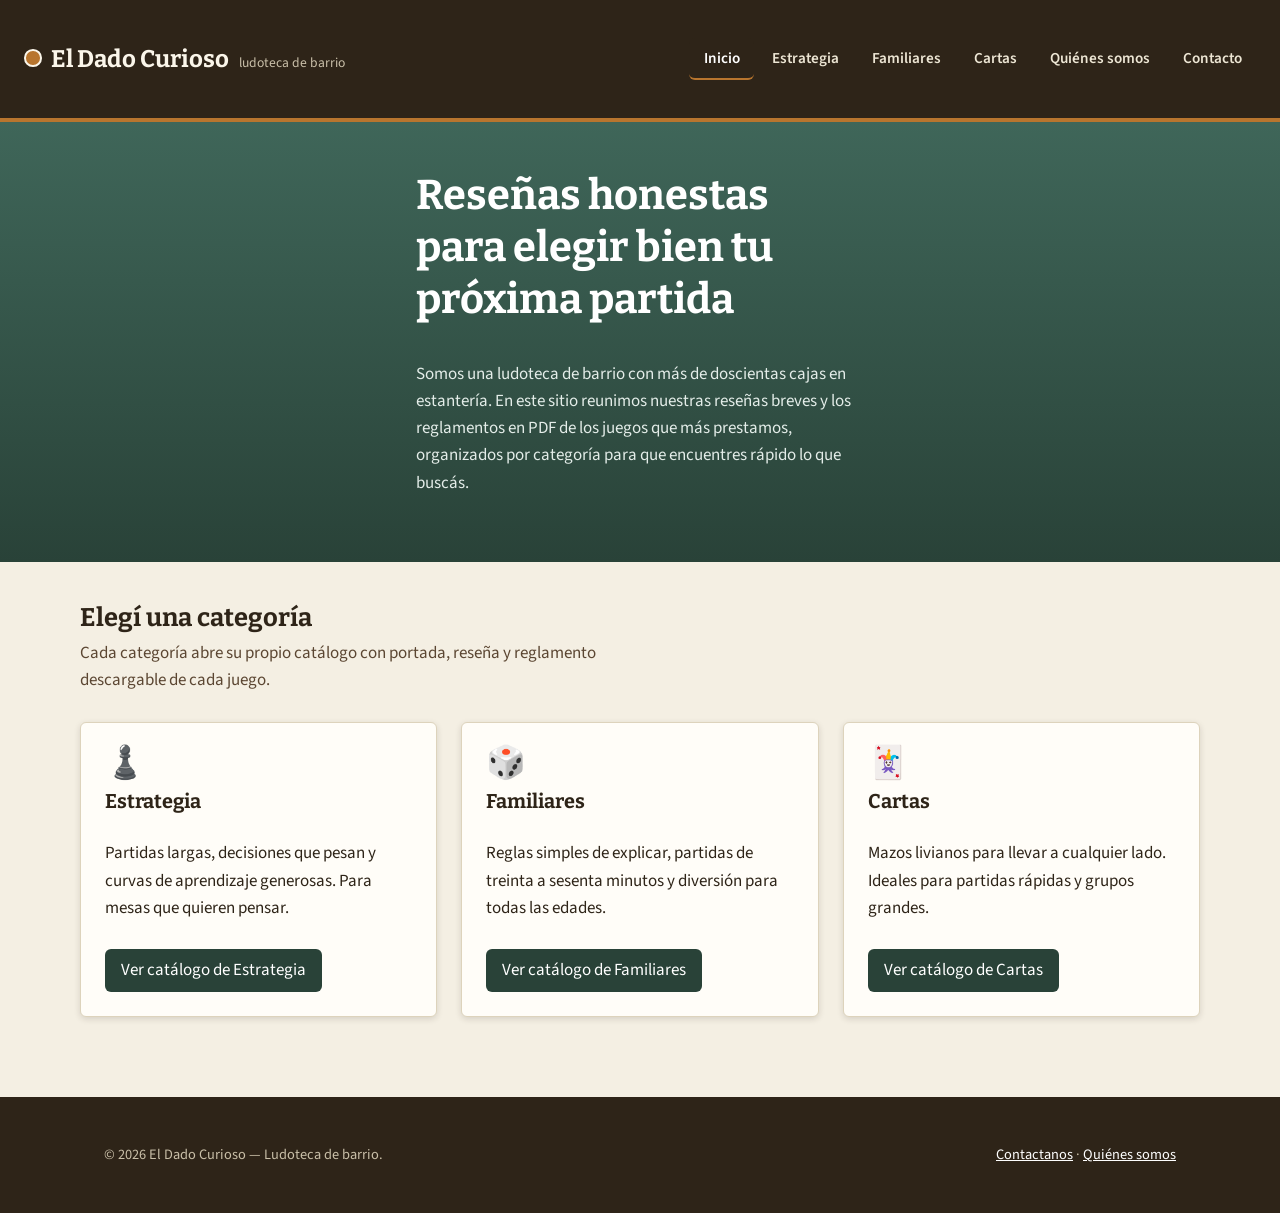
<file: ia-1/index.html>
<!DOCTYPE html>
<html lang="es">
<head>
  <meta charset="UTF-8">
  <meta name="viewport" content="width=device-width, initial-scale=1.0">
  <title>El Dado Curioso — Ludoteca y reseñas de juegos de mesa</title>
  <meta name="description" content="Ludoteca El Dado Curioso: catálogo y reseñas de juegos de mesa organizados en Estrategia, Familiares y Cartas.">
  <link rel="stylesheet" href="estilosIA.css">
</head>
<body>

  <header class="cabecera">
    <div class="cabecera__contenido">
      <p class="marca">
        <span class="marca__ficha" aria-hidden="true"></span>
        El Dado Curioso
        <span class="marca__lema">ludoteca de barrio</span>
      </p>
      <nav class="nav-principal" aria-label="Navegación principal">
        <ul>
          <li><a href="index.html" aria-current="page">Inicio</a></li>
          <li><a href="estrategia.html">Estrategia</a></li>
          <li><a href="familiares.html">Familiares</a></li>
          <li><a href="cartas.html">Cartas</a></li>
          <li><a href="quienes-somos.html">Quiénes somos</a></li>
          <li><a href="contacto.html">Contacto</a></li>
        </ul>
      </nav>
    </div>
  </header>

  <main>
    <section class="hero">
      <div class="contenedor hero__contenido">
        <h1>Reseñas honestas para elegir bien tu próxima partida</h1>
        <p>
          Somos una ludoteca de barrio con más de doscientas cajas en estantería.
          En este sitio reunimos nuestras reseñas breves y los reglamentos en PDF
          de los juegos que más prestamos, organizados por categoría para que
          encuentres rápido lo que buscás.
        </p>
      </div>
    </section>

    <section class="selector-categorias contenedor" aria-labelledby="titulo-categorias">
      <h2 id="titulo-categorias">Elegí una categoría</h2>
      <p class="subtitulo-seccion">Cada categoría abre su propio catálogo con portada, reseña y reglamento descargable de cada juego.</p>

      <div class="tarjetas-categoria">
        <article class="tarjeta-categoria">
          <span class="tarjeta-categoria__icono" aria-hidden="true">♟️</span>
          <h3>Estrategia</h3>
          <p>Partidas largas, decisiones que pesan y curvas de aprendizaje generosas. Para mesas que quieren pensar.</p>
          <a class="tarjeta-categoria__enlace" href="estrategia.html">Ver catálogo de Estrategia</a>
        </article>

        <article class="tarjeta-categoria">
          <span class="tarjeta-categoria__icono" aria-hidden="true">🎲</span>
          <h3>Familiares</h3>
          <p>Reglas simples de explicar, partidas de treinta a sesenta minutos y diversión para todas las edades.</p>
          <a class="tarjeta-categoria__enlace" href="familiares.html">Ver catálogo de Familiares</a>
        </article>

        <article class="tarjeta-categoria">
          <span class="tarjeta-categoria__icono" aria-hidden="true">🃏</span>
          <h3>Cartas</h3>
          <p>Mazos livianos para llevar a cualquier lado. Ideales para partidas rápidas y grupos grandes.</p>
          <a class="tarjeta-categoria__enlace" href="cartas.html">Ver catálogo de Cartas</a>
        </article>
      </div>
    </section>
  </main>

  <footer class="pie-de-pagina">
    <div class="contenedor pie-de-pagina__contenido">
      <p>&copy; 2026 El Dado Curioso — Ludoteca de barrio.</p>
      <p><a href="contacto.html">Contactanos</a> · <a href="quienes-somos.html">Quiénes somos</a></p>
    </div>
  </footer>

</body>
</html>
</file>
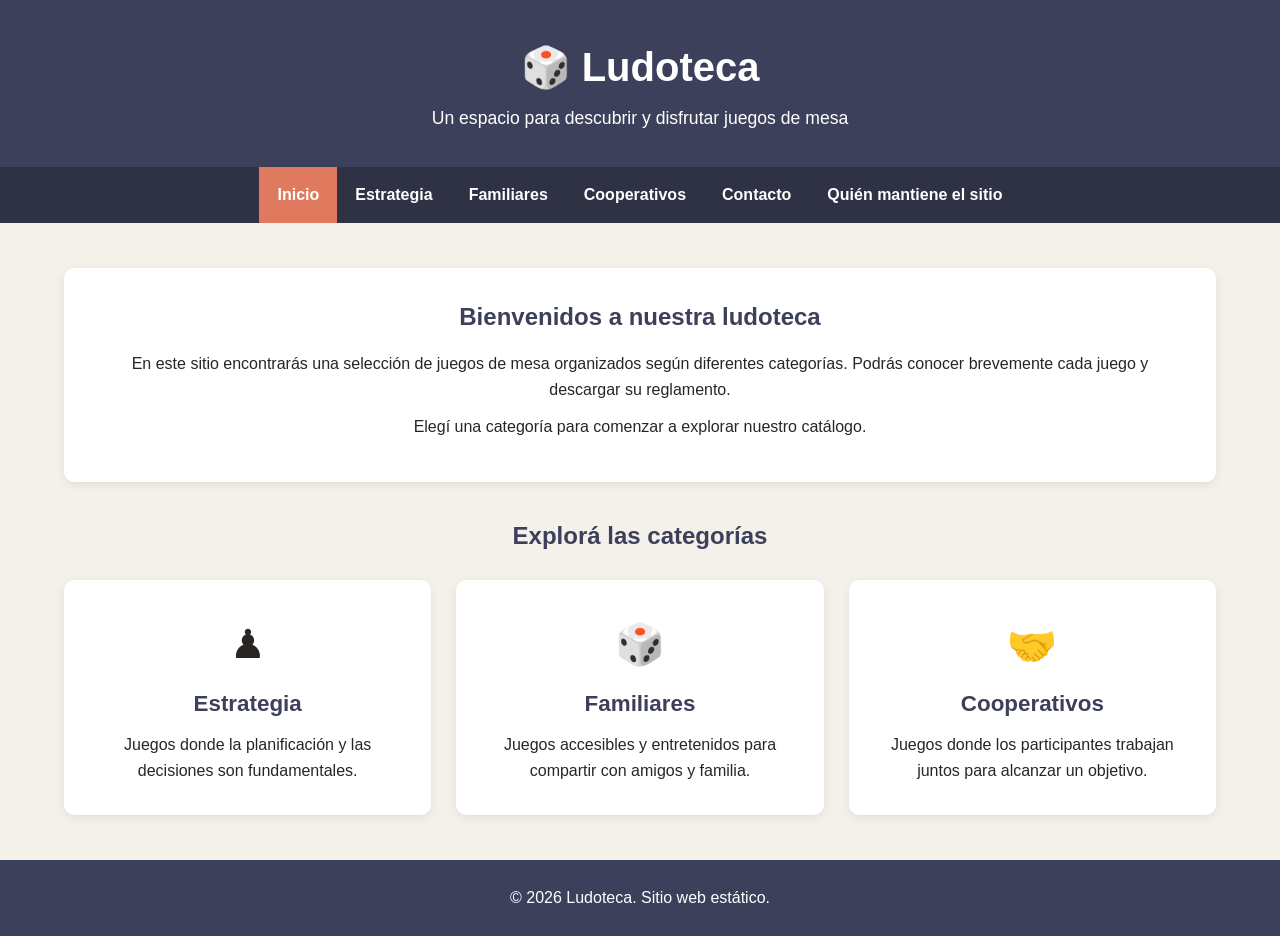
<file: ia-2/index.html>
<!DOCTYPE html>
<html lang="es">
<head>
    <meta charset="UTF-8">
    <meta name="viewport" content="width=device-width, initial-scale=1.0">
    <meta name="description" content="Ludoteca virtual de juegos de mesa">
    <title>Ludoteca | Inicio</title>
    <link rel="stylesheet" href="estilosIA.css">
</head>

<body>

<header>
    <div class="contenedor">
        <h1>🎲 Ludoteca</h1>
        <p>Un espacio para descubrir y disfrutar juegos de mesa</p>
    </div>
</header>

<nav>
    <div class="contenedor">
        <a href="index.html" class="activo">Inicio</a>
        <a href="estrategia.html">Estrategia</a>
        <a href="familiares.html">Familiares</a>
        <a href="cooperativos.html">Cooperativos</a>
        <a href="contacto.html">Contacto</a>
        <a href="mantenimiento.html">Quién mantiene el sitio</a>
    </div>
</nav>

<main class="contenedor">

    <section class="bienvenida">
        <h2>Bienvenidos a nuestra ludoteca</h2>

        <p>
            En este sitio encontrarás una selección de juegos de mesa
            organizados según diferentes categorías. Podrás conocer
            brevemente cada juego y descargar su reglamento.
        </p>

        <p>
            Elegí una categoría para comenzar a explorar nuestro catálogo.
        </p>
    </section>

    <section class="categorias">
        <h2>Explorá las categorías</h2>

        <div class="tarjetas-categorias">

            <a href="estrategia.html" class="categoria">
                <span class="icono">♟</span>
                <h3>Estrategia</h3>
                <p>
                    Juegos donde la planificación y las decisiones
                    son fundamentales.
                </p>
            </a>

            <a href="familiares.html" class="categoria">
                <span class="icono">🎲</span>
                <h3>Familiares</h3>
                <p>
                    Juegos accesibles y entretenidos para compartir
                    con amigos y familia.
                </p>
            </a>

            <a href="cooperativos.html" class="categoria">
                <span class="icono">🤝</span>
                <h3>Cooperativos</h3>
                <p>
                    Juegos donde los participantes trabajan juntos
                    para alcanzar un objetivo.
                </p>
            </a>

        </div>
    </section>

</main>

<footer>
    <div class="contenedor">
        <p>&copy; 2026 Ludoteca. Sitio web estático.</p>
    </div>
</footer>

</body>
</html>
</file>
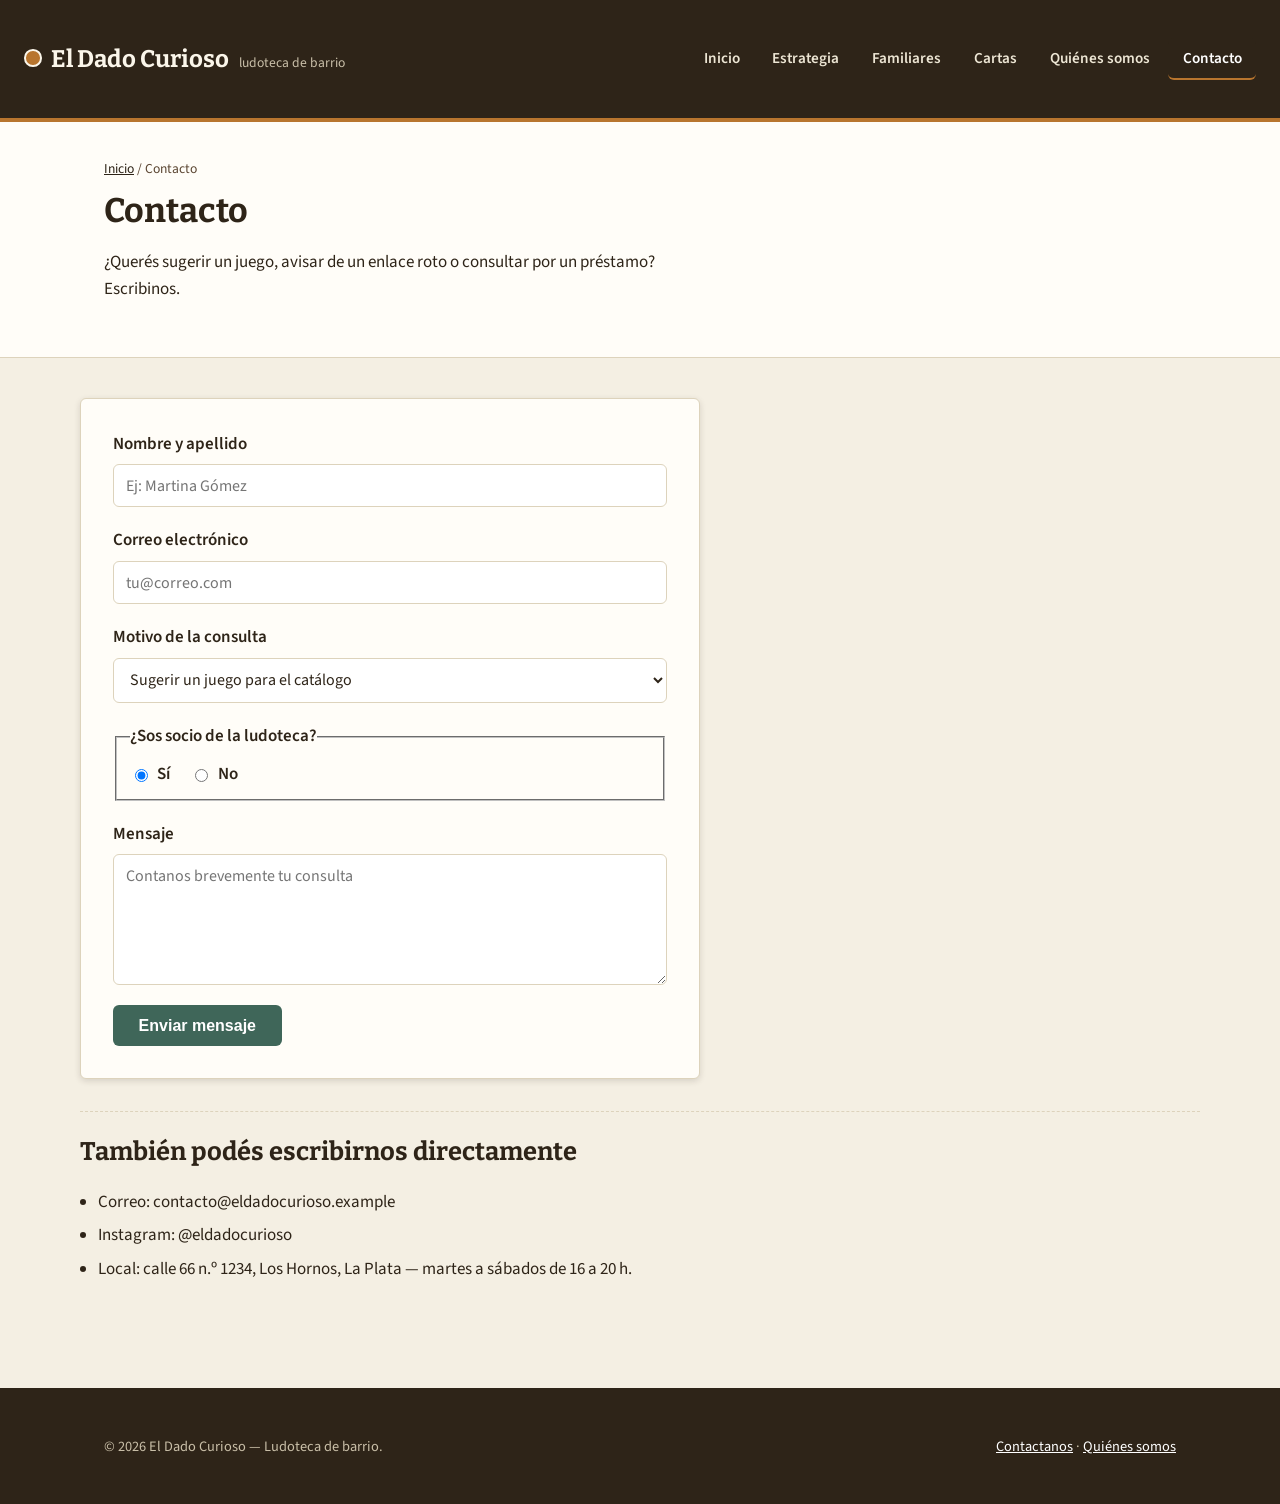
<file: ia-1/contacto.html>
<!DOCTYPE html>
<html lang="es">
<head>
  <meta charset="UTF-8">
  <meta name="viewport" content="width=device-width, initial-scale=1.0">
  <title>Contacto | El Dado Curioso</title>
  <meta name="description" content="Formulario de contacto de la ludoteca El Dado Curioso.">
  <link rel="stylesheet" href="estilosIA.css">
</head>
<body>

  <header class="cabecera">
    <div class="cabecera__contenido">
      <p class="marca">
        <span class="marca__ficha" aria-hidden="true"></span>
        El Dado Curioso
        <span class="marca__lema">ludoteca de barrio</span>
      </p>
      <nav class="nav-principal" aria-label="Navegación principal">
        <ul>
          <li><a href="index.html">Inicio</a></li>
          <li><a href="estrategia.html">Estrategia</a></li>
          <li><a href="familiares.html">Familiares</a></li>
          <li><a href="cartas.html">Cartas</a></li>
          <li><a href="quienes-somos.html">Quiénes somos</a></li>
          <li><a href="contacto.html" aria-current="page">Contacto</a></li>
        </ul>
      </nav>
    </div>
  </header>

  <main>
    <div class="encabezado-pagina">
      <div class="contenedor">
        <p class="migas"><a href="index.html">Inicio</a> / Contacto</p>
        <h1>Contacto</h1>
        <p>¿Querés sugerir un juego, avisar de un enlace roto o consultar por un préstamo? Escribinos.</p>
      </div>
    </div>

    <section class="contacto contenedor">
      <form class="formulario-contacto" action="mailto:contacto@eldadocurioso.example" method="post" enctype="text/plain">

        <div class="campo">
          <label for="nombre">Nombre y apellido</label>
          <input type="text" id="nombre" name="nombre" placeholder="Ej: Martina Gómez" required>
        </div>

        <div class="campo">
          <label for="email">Correo electrónico</label>
          <input type="email" id="email" name="email" placeholder="tu@correo.com" required>
        </div>

        <div class="campo">
          <label for="motivo">Motivo de la consulta</label>
          <select id="motivo" name="motivo">
            <option value="sugerencia">Sugerir un juego para el catálogo</option>
            <option value="prestamo">Consulta sobre préstamo de un juego</option>
            <option value="enlace-roto">Reportar un enlace o PDF roto</option>
            <option value="otro">Otro</option>
          </select>
        </div>

        <fieldset class="campo campo--radios">
          <legend>¿Sos socio de la ludoteca?</legend>
          <label class="opcion-radio">
            <input type="radio" name="socio" value="si" checked> Sí
          </label>
          <label class="opcion-radio">
            <input type="radio" name="socio" value="no"> No
          </label>
        </fieldset>

        <div class="campo">
          <label for="mensaje">Mensaje</label>
          <textarea id="mensaje" name="mensaje" rows="5" placeholder="Contanos brevemente tu consulta" required></textarea>
        </div>

        <button type="submit" class="boton-enviar">Enviar mensaje</button>
      </form>

      <div class="info-contacto-directo">
        <h2>También podés escribirnos directamente</h2>
        <ul class="lista-simple">
          <li>Correo: contacto@eldadocurioso.example</li>
          <li>Instagram: @eldadocurioso</li>
          <li>Local: calle 66 n.º 1234, Los Hornos, La Plata — martes a sábados de 16 a 20 h.</li>
        </ul>
      </div>
    </section>
  </main>

  <footer class="pie-de-pagina">
    <div class="contenedor pie-de-pagina__contenido">
      <p>&copy; 2026 El Dado Curioso — Ludoteca de barrio.</p>
      <p><a href="contacto.html">Contactanos</a> · <a href="quienes-somos.html">Quiénes somos</a></p>
    </div>
  </footer>

</body>
</html>
</file>
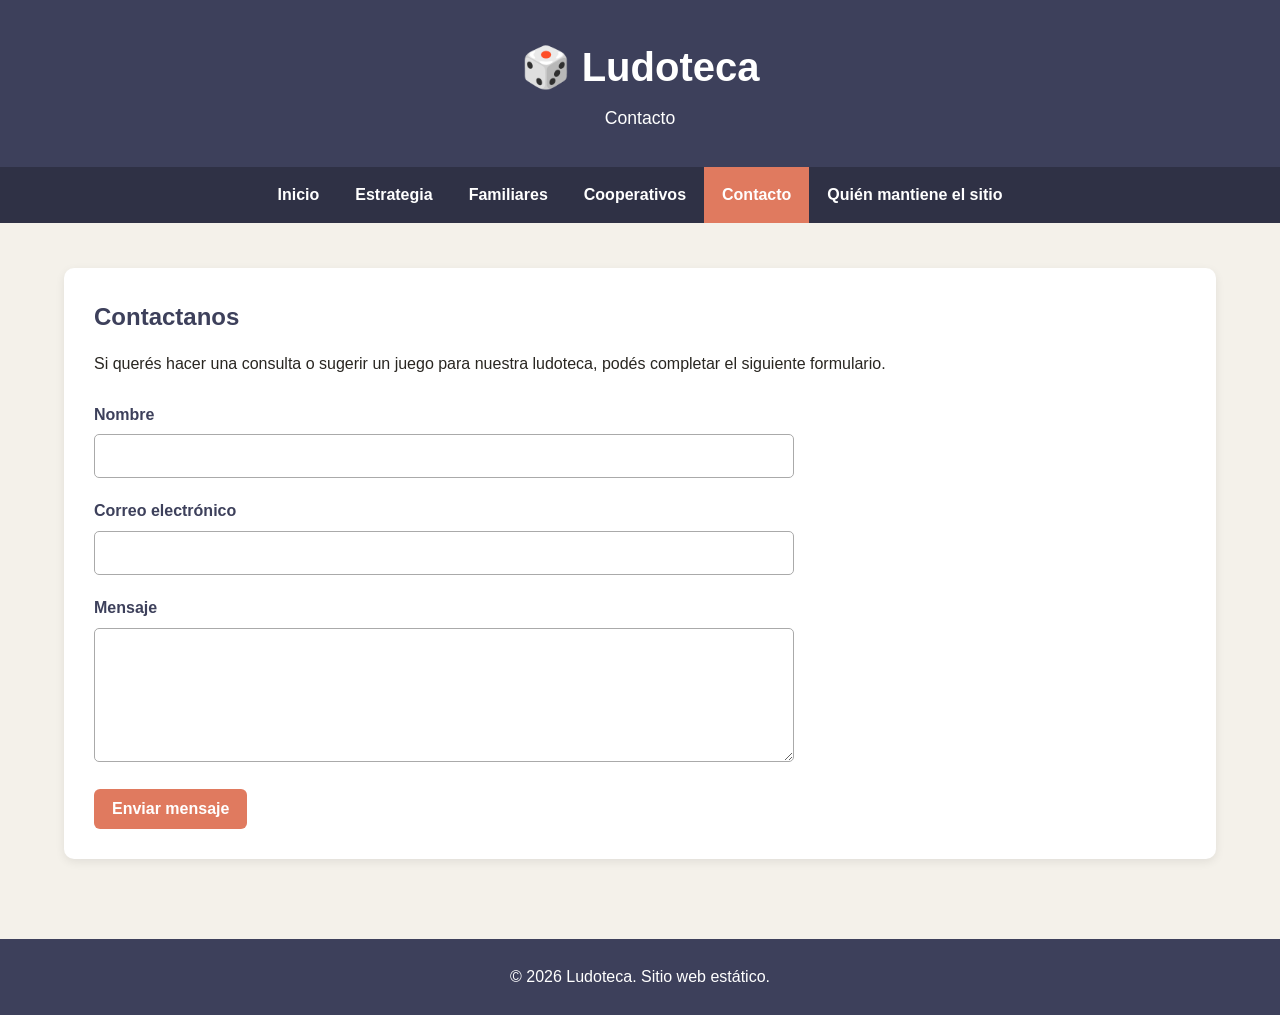
<file: ia-2/contacto.html>
<!DOCTYPE html>
<html lang="es">
<head>
    <meta charset="UTF-8">
    <meta name="viewport" content="width=device-width, initial-scale=1.0">
    <meta name="description" content="Formulario de contacto de la ludoteca">
    <title>Ludoteca | Contacto</title>
    <link rel="stylesheet" href="estilosIA.css">
</head>

<body>

<header>
    <div class="contenedor">
        <h1>🎲 Ludoteca</h1>
        <p>Contacto</p>
    </div>
</header>

<nav>
    <div class="contenedor">
        <a href="index.html">Inicio</a>
        <a href="estrategia.html">Estrategia</a>
        <a href="familiares.html">Familiares</a>
        <a href="cooperativos.html">Cooperativos</a>
        <a href="contacto.html" class="activo">Contacto</a>
        <a href="mantenimiento.html">Quién mantiene el sitio</a>
    </div>
</nav>

<main class="contenedor">

    <section class="formulario-seccion">

        <h2>Contactanos</h2>

        <p>
            Si querés hacer una consulta o sugerir un juego para nuestra
            ludoteca, podés completar el siguiente formulario.
        </p>

        <form action="#" method="post">

            <div class="campo">
                <label for="nombre">Nombre</label>
                <input type="text"
                       id="nombre"
                       name="nombre"
                       required>
            </div>

            <div class="campo">
                <label for="email">Correo electrónico</label>
                <input type="email"
                       id="email"
                       name="email"
                       required>
            </div>

            <div class="campo">
                <label for="mensaje">Mensaje</label>
                <textarea id="mensaje"
                          name="mensaje"
                          rows="6"
                          required></textarea>
            </div>

            <button type="submit" class="boton">
                Enviar mensaje
            </button>

        </form>

    </section>

</main>

<footer>
    <div class="contenedor">
        <p>&copy; 2026 Ludoteca. Sitio web estático.</p>
    </div>
</footer>

</body>
</html>
</file>
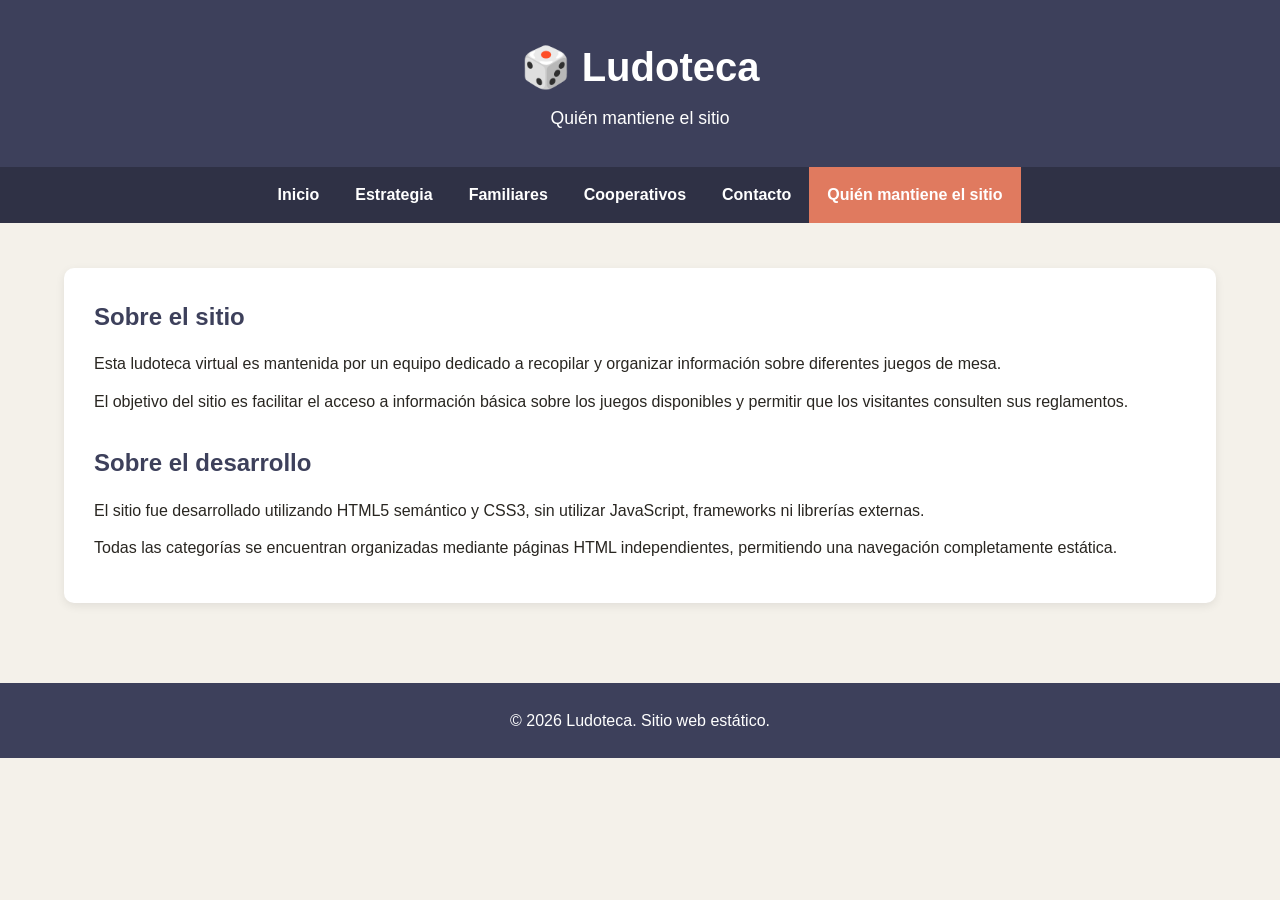
<file: ia-2/mantenimiento.html>
<!DOCTYPE html>
<html lang="es">
<head>
    <meta charset="UTF-8">
    <meta name="viewport" content="width=device-width, initial-scale=1.0">
    <meta name="description" content="Información sobre el mantenimiento del sitio">
    <title>Ludoteca | Quién mantiene el sitio</title>
    <link rel="stylesheet" href="estilosIA.css">
</head>

<body>

<header>
    <div class="contenedor">
        <h1>🎲 Ludoteca</h1>
        <p>Quién mantiene el sitio</p>
    </div>
</header>

<nav>
    <div class="contenedor">
        <a href="index.html">Inicio</a>
        <a href="estrategia.html">Estrategia</a>
        <a href="familiares.html">Familiares</a>
        <a href="cooperativos.html">Cooperativos</a>
        <a href="contacto.html">Contacto</a>
        <a href="mantenimiento.html" class="activo">
            Quién mantiene el sitio
        </a>
    </div>
</nav>

<main class="contenedor">

    <section class="informacion">

        <h2>Sobre el sitio</h2>

        <p>
            Esta ludoteca virtual es mantenida por un equipo dedicado
            a recopilar y organizar información sobre diferentes juegos
            de mesa.
        </p>

        <p>
            El objetivo del sitio es facilitar el acceso a información
            básica sobre los juegos disponibles y permitir que los
            visitantes consulten sus reglamentos.
        </p>

        <h2>Sobre el desarrollo</h2>

        <p>
            El sitio fue desarrollado utilizando HTML5 semántico y
            CSS3, sin utilizar JavaScript, frameworks ni librerías
            externas.
        </p>

        <p>
            Todas las categorías se encuentran organizadas mediante
            páginas HTML independientes, permitiendo una navegación
            completamente estática.
        </p>

    </section>

</main>

<footer>
    <div class="contenedor">
        <p>&copy; 2026 Ludoteca. Sitio web estático.</p>
    </div>
</footer>

</body>
</html>
</file>
<file: ia-1/estilosIA.css>
/* ==========================================================================
   estilosIA.css — Ludoteca "El Dado Curioso"
   Hoja de estilos única para todo el sitio (sin frameworks, CSS nativo)
   ========================================================================== */

@import url('https://fonts.googleapis.com/css2?family=Bitter:wght@400;600;700&family=Source+Sans+3:wght@400;600&display=swap');

/* ---------- Tokens de diseño ---------- */
:root {
  /* Paleta: tablero de madera + fieltro verde + fichas ámbar */
  --color-fondo:        #F4EFE3; /* pergamino / cartulina */
  --color-fondo-panel:  #FFFDF8; /* tarjetas */
  --color-madera-osc:   #2E2418; /* nogal oscuro — texto y cabecera */
  --color-madera-med:   #5B4632; /* marrón medio — texto secundario */
  --color-fieltro:      #3F6659; /* verde fieltro de mesa — acentos, nav activo */
  --color-fieltro-osc:  #294238;
  --color-ambar:        #B8752E; /* ficha ámbar — llamados a la acción */
  --color-ambar-osc:    #8F5A20;
  --color-granate:      #7A2E2E; /* ficha roja — detalles puntuales */
  --color-borde:        #DDD3BC;

  --fuente-titulos: 'Bitter', Georgia, serif;
  --fuente-texto:   'Source Sans 3', Verdana, sans-serif;

  --radio: 6px;
  --sombra: 0 2px 6px rgba(46, 36, 24, 0.15);
  --ancho-maximo: 1120px;
}

/* ---------- Reset ligero ---------- */
* {
  box-sizing: border-box;
}

html, body {
  margin: 0;
  padding: 0;
}

body {
  background-color: var(--color-fondo);
  color: var(--color-madera-osc);
  font-family: var(--fuente-texto);
  line-height: 1.6;
  font-size: 17px;
}

img {
  max-width: 100%;
  height: auto;
  display: block;
}

a {
  color: var(--color-fieltro-osc);
  text-decoration: underline;
}

a:hover,
a:focus {
  color: var(--color-madera-osc);
  text-decoration: underline;
}

h1, h2, h3 {
  font-family: var(--fuente-titulos);
  color: var(--color-madera-osc);
  line-height: 1.25;
  margin-top: 0;
}

p {
  max-width: 70ch;
}

:focus-visible {
  outline: 3px solid var(--color-ambar);
  outline-offset: 2px;
}

/* ---------- Utilidades de layout ---------- */
.contenedor {
  max-width: var(--ancho-maximo);
  margin: 0 auto;
  padding: 0 1.5rem;
}

/* ---------- Cabecera y navegación ---------- */
.cabecera {
  background-color: var(--color-madera-osc);
  border-bottom: 4px solid var(--color-ambar);
}

.cabecera__contenido {
  display: flex;
  flex-wrap: wrap;
  align-items: center;
  justify-content: space-between;
  gap: 0.75rem;
  padding: 1rem 1.5rem;
}

.marca {
  display: flex;
  align-items: baseline;
  gap: 0.6rem;
  color: #FBF6EA;
  font-family: var(--fuente-titulos);
  font-weight: 700;
  font-size: 1.5rem;
}

.marca__ficha {
  display: inline-block;
  width: 1.1rem;
  height: 1.1rem;
  border-radius: 50%;
  background: var(--color-ambar);
  border: 2px solid #FBF6EA;
}

.marca__lema {
  font-family: var(--fuente-texto);
  font-size: 0.85rem;
  font-weight: 400;
  color: #C9BFA8;
}

.nav-principal ul {
  list-style: none;
  display: flex;
  flex-wrap: wrap;
  gap: 0.25rem;
  margin: 0;
  padding: 0;
}

.nav-principal a {
  display: inline-block;
  color: #EDE6D4;
  padding: 0.5rem 0.9rem;
  border-radius: var(--radio);
  font-weight: 600;
  text-decoration: none;
  font-size: 0.95rem;
}

.nav-principal a:hover,
.nav-principal a:focus {
  background-color: var(--color-fieltro);
  color: #FFFFFF;
}

.nav-principal a[aria-current="page"] {
  background-color: var(--color-madera-osc);
  color: #FFFFFF;
  border-bottom: 2px solid var(--color-ambar);
}
/* ---------- Hero (portada) ---------- */
.hero {
  background: linear-gradient(180deg, var(--color-fieltro) 0%, var(--color-fieltro-osc) 100%);
  color: #F4EFE3;
  padding: 3rem 0;
}

.hero__contenido {
  max-width: 62ch;
}

.hero h1 {
  color: #FFFFFF;
  font-size: clamp(1.8rem, 3vw + 1rem, 2.6rem);
}

.hero p {
  color: #E4EDE9;
}

/* ---------- Selector de categorías (index) ---------- */
.selector-categorias {
  padding: 2.5rem 0 3rem;
}

.selector-categorias h2 {
  margin-bottom: 0.4rem;
}

.subtitulo-seccion {
  color: var(--color-madera-med);
  margin-top: 0;
  margin-bottom: 1.75rem;
}

.tarjetas-categoria {
  display: grid;
  grid-template-columns: repeat(auto-fit, minmax(260px, 1fr));
  gap: 1.5rem;
}

.tarjeta-categoria {
  background-color: var(--color-fondo-panel);
  border: 1px solid var(--color-borde);
  border-radius: var(--radio);
  padding: 1.5rem;
  box-shadow: var(--sombra);
  display: flex;
  flex-direction: column;
  gap: 0.6rem;
}

.tarjeta-categoria__icono {
  font-size: 2rem;
  line-height: 1;
}

.tarjeta-categoria h3 {
  margin-bottom: 0;
}

.tarjeta-categoria__enlace {
  margin-top: auto;
  display: inline-block;
  align-self: flex-start;
  background-color: var(--color-fieltro-osc);
  color: #FFFFFF;
  padding: 0.5rem 1rem;
  border-radius: var(--radio);
  text-decoration: none;
}

.tarjeta-categoria__enlace:hover,
.tarjeta-categoria__enlace:focus {
  background-color: var(--color-fieltro-osc);
  color: #FFFFFF;
  text-decoration: none;
}

/* ---------- Encabezado de página interna (categorías, contacto, quiénes somos) ---------- */
.encabezado-pagina {
  background-color: var(--color-fondo-panel);
  border-bottom: 1px solid var(--color-borde);
  padding: 2.25rem 0;
}

.encabezado-pagina h1 {
  margin-bottom: 0.35rem;
}

.migas {
  font-size: 0.85rem;
  color: var(--color-madera-med);
  margin: 0 0 0.6rem;
}

.migas a {
  color: var(--color-madera-osc);
  text-decoration: underline;
}

/* ---------- Catálogo de juegos ---------- */
.catalogo {
  padding: 2.5rem 0 3.5rem;
}

.grilla-juegos {
  display: grid;
  grid-template-columns: repeat(auto-fit, minmax(280px, 1fr));
  gap: 2rem;
}

.tarjeta-juego {
  background-color: var(--color-fondo-panel);
  border: 1px solid var(--color-borde);
  border-radius: var(--radio);
  overflow: hidden;
  box-shadow: var(--sombra);
  display: flex;
  flex-direction: column;
}

.tarjeta-juego__portada {
  width: 100%;
  aspect-ratio: 4 / 3;
  object-fit: cover;
  border-bottom: 3px solid var(--color-ambar);
  background-color: var(--color-borde);
}

.tarjeta-juego__cuerpo {
  padding: 1.25rem 1.4rem 1.5rem;
  display: flex;
  flex-direction: column;
  gap: 0.6rem;
  flex-grow: 1;
}

.tarjeta-juego__etiqueta {
  align-self: flex-start;
  font-size: 0.75rem;
  font-weight: 600;
  letter-spacing: 0.02em;
  color: var(--color-fieltro-osc);
  background-color: #E3EEE9;
  padding: 0.2rem 0.6rem;
  border-radius: 999px;
}

.tarjeta-juego h3 {
  font-size: 1.25rem;
  margin-bottom: 0;
}

.tarjeta-juego__resena {
  color: var(--color-madera-med);
  flex-grow: 1;
}

.tarjeta-juego__descarga {
  margin-top: 0.4rem;
  display: inline-flex;
  align-items: center;
  gap: 0.4rem;
  align-self: flex-start;
  background-color: var(--color-madera-osc);
  color: #FFFFFF;
  font-weight: 700;
  padding: 0.55rem 1rem;
  border-radius: var(--radio);
  text-decoration: none;
}

.tarjeta-juego__descarga:hover,
.tarjeta-juego__descarga:focus {
  background-color: var(--color-fieltro-osc);
  color: #FFFFFF;
  text-decoration: none;
}

/* ---------- Navegación entre categorías (dentro del catálogo) ---------- */
.nav-categorias {
  border-top: 1px solid var(--color-borde);
  border-bottom: 1px solid var(--color-borde);
  background-color: #EFE8D6;
}

.nav-categorias ul {
  list-style: none;
  display: flex;
  flex-wrap: wrap;
  gap: 0.5rem;
  margin: 0;
  padding: 0.9rem 0;
}

.nav-categorias a {
  display: inline-block;
  padding: 0.45rem 0.9rem;
  border-radius: 999px;
  border: 1px solid var(--color-borde);
  color: var(--color-madera-osc);
  font-weight: 600;
  font-size: 0.9rem;
  background-color: var(--color-fondo-panel);
}
.nav-categorias a:hover,
.nav-categorias a:focus {
  border-color: var(--color-fieltro);
  color: var(--color-fieltro-osc);
  text-decoration: none;
}

.nav-categorias a[aria-current="page"] {
  background-color: var(--color-fieltro);
  border-color: var(--color-fieltro);
  color: #FFFFFF;
}

/* ---------- Página "Quiénes somos" ---------- */
.perfil-responsable {
  display: flex;
  flex-wrap: wrap;
  gap: 2rem;
  align-items: flex-start;
  padding: 2.5rem 0 3.5rem;
}

.perfil-responsable__foto {
  width: 180px;
  height: 180px;
  border-radius: 50%;
  object-fit: cover;
  border: 4px solid var(--color-ambar);
  flex-shrink: 0;
}

.perfil-responsable__datos {
  flex: 1 1 320px;
}

.lista-simple {
  padding-left: 1.1rem;
}

.lista-simple li {
  margin-bottom: 0.4rem;
}

/* ---------- Formulario de contacto ---------- */
.contacto {
  padding: 2.5rem 0 3.5rem;
}

.formulario-contacto {
  background-color: var(--color-fondo-panel);
  border: 1px solid var(--color-borde);
  border-radius: var(--radio);
  box-shadow: var(--sombra);
  padding: 2rem;
  max-width: 620px;
}

.campo {
  margin-bottom: 1.25rem;
  display: flex;
  flex-direction: column;
  gap: 0.4rem;
}

.campo label {
  font-weight: 600;
  color: var(--color-madera-osc);
}

.campo input,
.campo select,
.campo textarea {
  font-family: var(--fuente-texto);
  font-size: 1rem;
  padding: 0.6rem 0.75rem;
  border: 1px solid var(--color-borde);
  border-radius: var(--radio);
  background-color: #FFFFFF;
  color: var(--color-madera-osc);
}

.campo input:focus,
.campo select:focus,
.campo textarea:focus {
  border-color: var(--color-fieltro);
}

.campo--radios {
  flex-direction: row;
  flex-wrap: wrap;
  gap: 1.25rem;
  align-items: center;
}

.campo--radios legend {
  font-weight: 600;
  padding: 0;
  margin-bottom: 0.3rem;
}

.opcion-radio {
  display: inline-flex;
  align-items: center;
  gap: 0.4rem;
  font-weight: 400;
}

.boton-enviar {
  background-color: var(--color-fieltro);
  color: #FFFFFF;
  font-weight: 700;
  border: none;
  padding: 0.7rem 1.6rem;
  border-radius: var(--radio);
  font-size: 1rem;
  cursor: pointer;
}

.boton-enviar:hover,
.boton-enviar:focus {
  background-color: var(--color-fieltro-osc);
}

.info-contacto-directo {
  margin-top: 2rem;
  padding-top: 1.5rem;
  border-top: 1px dashed var(--color-borde);
}

/* ---------- Pie de página ---------- */
.pie-de-pagina {
  background-color: var(--color-madera-osc);
  color: #C9BFA8;
  padding: 2rem 0;
  margin-top: 2rem;
}

.pie-de-pagina__contenido {
  display: flex;
  flex-wrap: wrap;
  justify-content: space-between;
  gap: 1rem;
  font-size: 0.9rem;
}
.pie-de-pagina a {
  color: #FFFFFF;
  text-decoration: underline;
}

/* ---------- Responsive: tablets ---------- */
@media (max-width: 860px) {
  .cabecera__contenido {
    flex-direction: column;
    align-items: flex-start;
  }
}

/* ---------- Responsive: móviles ---------- */
@media (max-width: 600px) {
  body {
    font-size: 16px;
  }

  .nav-principal ul,
  .nav-categorias ul {
    flex-direction: column;
    width: 100%;
  }

  .nav-principal a {
    width: 100%;
  }

  .grilla-juegos,
  .tarjetas-categoria {
    grid-template-columns: 1fr;
  }

  .perfil-responsable {
    flex-direction: column;
    align-items: center;
    text-align: center;
  }

  .campo--radios {
    flex-direction: column;
    align-items: flex-start;
    gap: 0.5rem;
  }

  .formulario-contacto {
    padding: 1.5rem;
  }
}
</file>
<file: ia-2/estilosIA.css>
/* ==============================
   ESTILOS GENERALES
   ============================== */

* {
    box-sizing: border-box;
    margin: 0;
    padding: 0;
}

html {
    scroll-behavior: smooth;
}

body {
    font-family: Arial, Helvetica, sans-serif;
    background-color: #f4f1ea;
    color: #292621;
    line-height: 1.6;
}

.contenedor {
    width: 90%;
    max-width: 1200px;
    margin: 0 auto;
}


/* ==============================
   ENCABEZADO
   ============================== */

header {
    background-color: #3d405b;
    color: #ffffff;
    padding: 35px 0;
    text-align: center;
}

header h1 {
    font-size: 2.5rem;
    margin-bottom: 5px;
}

header p {
    font-size: 1.1rem;
}


/* ==============================
   NAVEGACIÓN
   ============================== */

nav {
    background-color: #2f3145;
}

nav .contenedor {
    display: flex;
    justify-content: center;
    align-items: center;
    flex-wrap: wrap;
}

nav a {
    color: #ffffff;
    text-decoration: none;
    padding: 15px 18px;
    display: block;
    font-weight: bold;
    transition: background-color 0.2s ease;
}

nav a:hover,
nav a.activo {
    background-color: #e07a5f;
}


/* ==============================
   CONTENIDO PRINCIPAL
   ============================== */

main {
    padding-top: 45px;
    padding-bottom: 45px;
}

.bienvenida,
.cabecera-categoria,
.informacion,
.formulario-seccion {
    background-color: #ffffff;
    border-radius: 10px;
    padding: 30px;
    margin-bottom: 35px;
    box-shadow: 0 3px 10px rgba(0, 0, 0, 0.08);
}

.bienvenida {
    text-align: center;
}

.bienvenida h2,
.cabecera-categoria h2,
.informacion h2,
.formulario-seccion h2 {
    color: #3d405b;
    margin-bottom: 15px;
}

.informacion h2:not(:first-child) {
    margin-top: 30px;
}

.bienvenida p,
.cabecera-categoria p,
.informacion p {
    margin-bottom: 12px;
}


/* ==============================
   CATEGORÍAS
   ============================== */

.categorias h2 {
    text-align: center;
    color: #3d405b;
    margin-bottom: 25px;
}

.tarjetas-categorias {
    display: grid;
    grid-template-columns: repeat(3, 1fr);
    gap: 25px;
}

.categoria {
    background-color: #ffffff;
    color: #292621;
    text-decoration: none;
    text-align: center;
    padding: 30px 20px;
    border-radius: 10px;
    border: 2px solid transparent;
    box-shadow: 0 3px 10px rgba(0, 0, 0, 0.08);
    transition: transform 0.2s ease, border-color 0.2s ease;
}

.categoria:hover {
    transform: translateY(-5px);
    border-color: #e07a5f;
}

.categoria h3 {
    color: #3d405b;
    font-size: 1.4rem;
    margin: 10px 0;
}

.icono {
    font-size: 2.5rem;
}


/* ==============================
   CATÁLOGO
   ============================== */

.catalogo {
    display: grid;
    grid-template-columns: repeat(2, 1fr);
    gap: 30px;
}

.juego {
    background-color: #ffffff;
    border-radius: 10px;
    overflow: hidden;
    box-shadow: 0 4px 12px rgba(0, 0, 0, 0.1);
    display: flex;
    flex-direction: column;
}

.juego img {
    display: block;
    width: 100%;
    max-width: 100%;
    height: 300px;
    object-fit: cover;
}

.contenido-juego {
    padding: 25px;
    display: flex;
    flex-direction: column;
    flex-grow: 1;
}

.contenido-juego h2 {
    color: #3d405b;
    margin-bottom: 12px;
}

.contenido-juego p {
    margin-bottom: 20px;
    flex-grow: 1;
}


/* ==============================
   BOTONES Y ENLACES
   ============================== */

.boton {
    display: inline-block;
    background-color: #e07a5f;
    color: #ffffff;
    border: none;
    border-radius: 6px;
    padding: 11px 18px;
    text-decoration: none;
    font-weight: bold;
    cursor: pointer;
    font-size: 1rem;
    text-align: center;
}

.boton:hover {
    background-color: #c95f45;
}


/* ==============================
   FORMULARIO
   ============================== */

form {
    max-width: 700px;
    margin-top: 25px;
}

.campo {
    margin-bottom: 20px;
}

.campo label {
    display: block;
    font-weight: bold;
    margin-bottom: 7px;
    color: #3d405b;
}

.campo input,
.campo textarea {
    width: 100%;
    padding: 12px;
    border: 1px solid #aaa;
    border-radius: 5px;
    font-family: inherit;
    font-size: 1rem;
}

.campo textarea {
    resize: vertical;
}

.campo input:focus,
.campo textarea:focus {
    outline: 2px solid #e07a5f;
    border-color: #e07a5f;
}


/* ==============================
   PIE DE PÁGINA
   ============================== */

footer {
    background-color: #3d405b;
    color: #ffffff;
    text-align: center;
    padding: 25px 0;
}


/* ==============================
   RESPONSIVE - TABLETS
   ============================== */

@media (max-width: 900px) {

    .tarjetas-categorias {
        grid-template-columns: 1fr 1fr;
    }

    .catalogo {
        grid-template-columns: 1fr;
    }

}


/* ==============================
   RESPONSIVE - MÓVILES
   ============================== */

@media (max-width: 600px) {

    .contenedor {
        width: 92%;
    }

    header {
        padding: 25px 0;
    }

    header h1 {
        font-size: 2rem;
    }

    nav .contenedor {
        flex-direction: column;
        width: 100%;
    }

    nav a {
        width: 100%;
        text-align: center;
        padding: 12px;
    }

    main {
        padding-top: 25px;
        padding-bottom: 25px;
    }

    .bienvenida,
    .cabecera-categoria,
    .informacion,
    .formulario-seccion {
        padding: 20px;
    }

    .tarjetas-categorias {
        grid-template-columns: 1fr;
    }

    .catalogo {
        grid-template-columns: 1fr;
    }

    .juego img {
        max-width: 100%;
        height: auto;
    }

    .contenido-juego {
        padding: 20px;
    }
    /* Corrección de contraste para botones de descarga y menú activo */
.boton {
  display: inline-block;
  background-color: var(--color-madera-osc);
  color: #FFFFFF !important;
  font-weight: 700;
  padding: 0.55rem 1rem;
  border-radius: var(--radio);
  text-decoration: none;
}

.boton:hover,
.boton:focus {
  background-color: var(--color-fieltro-osc);
  color: #FFFFFF !important;
}

nav a.activo {
  background-color: var(--color-madera-osc);
  color: #FFFFFF !important;
  border-bottom: 2px solid var(--color-ambar);
}

}
</file>
